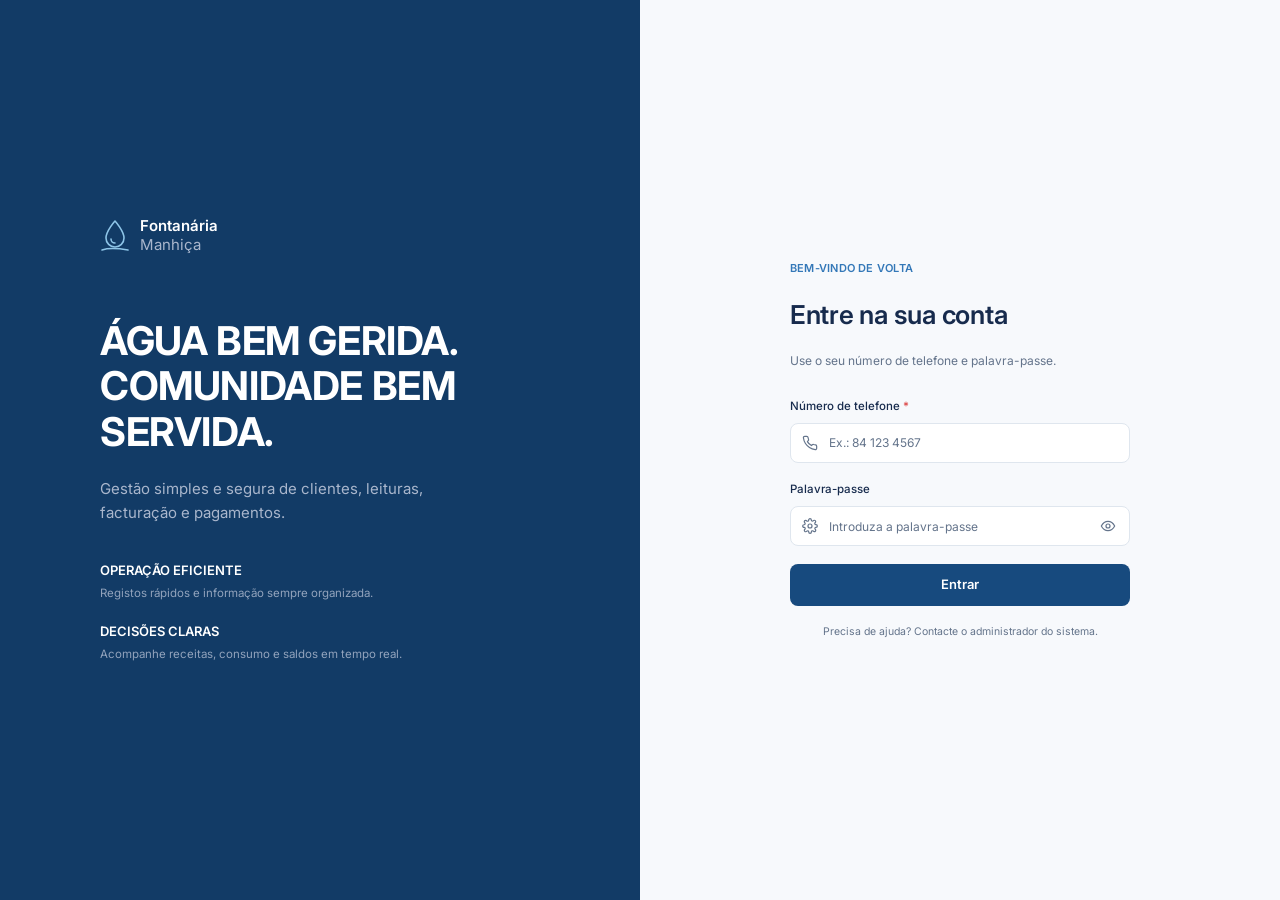
<file: frontend/index.html>
<!DOCTYPE html>
<html lang="pt">
<head>
    <meta charset="UTF-8">
    <meta name="viewport" content="width=device-width, initial-scale=1.0">
    <title>Fontanária Manhiça</title>
    <script>window.location.replace("login.html");</script>
</head>
<body>
    <p>A redireccionar para o <a href="login.html">login</a>…</p>
</body>
</html>
</file>
<file: frontend/css/global.css>
@import url("https://fonts.googleapis.com/css2?family=Inter:wght@400;500;600;700&display=swap");

:root {
  font-family: "Inter", Arial, sans-serif;
  color: #172b4d;
  background: #f7f9fc;
  font-synthesis: none;
  --navy: #123b66;
  --blue: #174a7e;
  --blue-2: #3478b8;
  --cyan: #ddf3fa;
  --bg: #f7f9fc;
  --surface: #ffffff;
  --text: #172b4d;
  --muted: #64748b;
  --border: #dfe6ee;
  --success: #16845b;
  --warning: #d97706;
  --error: #dc4545;
  --shadow: 0 1px 3px rgba(23, 43, 77, 0.07), 0 8px 24px rgba(23, 43, 77, 0.04);
}

/* Extras do tema original que o login e o dashboard ainda utilizam */
:root {
    --muted-on-dark: #a9b6cc;
    --radius: 8px;
}

*,
*::before,
*::after {
    box-sizing: border-box;
    margin: 0;
    padding: 0;
}

html {
    height: 100%;
}

body {
    min-height: 100%;
    color: var(--text);
    background: var(--bg);
    -webkit-font-smoothing: antialiased;
    line-height: 1.5;
}

a {
    color: inherit;
    text-decoration: none;
}

/* O atributo hidden do HTML tem de vencer qualquer display definido no CSS
   (ex.: o display:grid da sobreposição do modal). */
[hidden] {
    display: none !important;
}

button,
input {
    font: inherit;
    color: inherit;
}
</file>
<file: frontend/css/dashboard.css>
/* Variáveis específicas do dashboard (as de tema vêm do global.css) */
:root {
    --success-bg: #e3f4ea;
    --warning-bg: #fdeedd;
    --bar-light: #a9cadb;
    --sidebar-w: 216px;
}

body {
    background: var(--bg);
}

.icon {
    width: 16px;
    height: 16px;
    flex-shrink: 0;
    fill: none;
    stroke: currentColor;
    stroke-width: 1.8;
    stroke-linecap: round;
    stroke-linejoin: round;
}

/* ===== Estrutura ===== */
.app {
    display: grid;
    grid-template-columns: var(--sidebar-w) 1fr;
    min-height: 100vh;
}

/* ===== Barra lateral ===== */
.sidebar {
    position: sticky;
    top: 0;
    height: 100vh;
    display: flex;
    flex-direction: column;
    padding: 28px 14px 18px;
    background: var(--navy);
    color: var(--surface);
}

.sidebar .brand-logo {
    margin: 0 0 20px 12px;
}

.sidebar .brand-logo svg {
    width: 26px;
    height: 32px;
}

.sidebar hr {
    border: 0;
    border-top: 1px solid rgba(255, 255, 255, 0.1);
    margin-bottom: 16px;
}

.nav-section {
    margin: 22px 0 8px 12px;
    font-size: 9.5px;
    font-weight: 600;
    letter-spacing: 0.06em;
    text-transform: uppercase;
    color: var(--muted-on-dark);
    opacity: 0.8;
}

.nav-item {
    display: flex;
    align-items: center;
    gap: 12px;
    height: 36px;
    padding: 0 12px;
    margin-bottom: 4px;
    font-size: 13px;
    color: var(--muted-on-dark);
    border-radius: var(--radius);
    transition: background 0.15s, color 0.15s;
}

.nav-item:hover {
    background: rgba(255, 255, 255, 0.07);
    color: var(--surface);
}

.nav-item.active {
    background: var(--surface);
    color: var(--navy);
    font-weight: 600;
}

.nav-item .badge {
    margin-left: auto;
    padding: 2px 8px;
    font-size: 10px;
    font-weight: 600;
    color: var(--muted-on-dark);
    background: rgba(255, 255, 255, 0.12);
    border-radius: 999px;
}

.sidebar-footer {
    margin-top: auto;
    padding-top: 14px;
    border-top: 1px solid rgba(255, 255, 255, 0.1);
}

.sidebar-user {
    display: flex;
    align-items: center;
    gap: 10px;
    padding: 0 6px;
    margin-bottom: 14px;
}

.sidebar-user .user-info strong {
    display: block;
    font-size: 12px;
    font-weight: 600;
}

.sidebar-user .user-info span {
    font-size: 11px;
    color: var(--muted-on-dark);
}

.sidebar-user .icon {
    margin-left: auto;
    color: var(--muted-on-dark);
}

.avatar {
    display: grid;
    place-items: center;
    width: 32px;
    height: 32px;
    flex-shrink: 0;
    font-size: 11px;
    font-weight: 600;
    color: var(--navy);
    background: #dfe7f2;
    border-radius: 50%;
}

/* ===== Área principal ===== */
.main {
    min-width: 0;
}

.topbar {
    display: flex;
    align-items: center;
    justify-content: space-between;
    gap: 16px;
    padding: 16px 26px;
    background: var(--surface);
    border-bottom: 1px solid var(--border);
}

.breadcrumb {
    font-size: 11px;
    color: var(--muted);
}

.breadcrumb span {
    margin: 0 6px;
}

.topbar h1 {
    font-size: 19px;
    font-weight: 500;
    color: var(--text);
}

.topbar-right {
    display: flex;
    align-items: center;
    gap: 18px;
}

.topbar-date {
    display: flex;
    align-items: center;
    gap: 8px;
    padding-right: 18px;
    font-size: 11px;
    color: var(--muted);
    border-right: 1px solid var(--border);
}

.bell {
    position: relative;
    display: grid;
    place-items: center;
    background: none;
    border: 0;
    color: var(--muted);
    cursor: pointer;
}

.bell::after {
    content: "";
    position: absolute;
    top: -1px;
    right: -1px;
    width: 6px;
    height: 6px;
    background: var(--error);
    border-radius: 50%;
}

.topbar-user {
    display: flex;
    align-items: center;
    gap: 10px;
}

.topbar-user .user-info strong {
    display: block;
    font-size: 12px;
    font-weight: 600;
    line-height: 1.3;
}

.topbar-user .user-info span {
    font-size: 10.5px;
    color: var(--muted);
}

.topbar-user .icon {
    color: var(--muted);
    margin-left: 6px;
}

.content {
    padding: 26px;
}

/* ===== Saudação ===== */
.page-head {
    display: flex;
    align-items: flex-start;
    justify-content: space-between;
    gap: 16px;
    margin-bottom: 16px;
}

.page-head h2 {
    font-size: 21px;
    font-weight: 500;
    color: var(--text);
}

.page-head p {
    font-size: 12px;
    color: var(--muted);
    margin-top: 2px;
}

.actions {
    display: flex;
    gap: 10px;
}

.btn {
    display: inline-flex;
    align-items: center;
    gap: 8px;
    height: 36px;
    padding: 0 16px;
    font-size: 12px;
    font-weight: 600;
    border-radius: var(--radius);
    border: 1px solid var(--border);
    background: var(--surface);
    color: var(--text);
    cursor: pointer;
    transition: background 0.15s;
}

.btn:hover {
    background: #f1f4f9;
}

.btn-primary {
    background: var(--blue);
    border-color: var(--blue);
    color: var(--surface);
}

.btn-primary:hover {
    background: var(--navy);
}

/* ===== Alerta ===== */
.alert {
    display: flex;
    align-items: center;
    gap: 10px;
    padding: 10px 14px;
    margin-bottom: 18px;
    font-size: 11px;
    color: #31596b;
    background: #eaf6f9;
    border: 1px solid #c9e6ee;
    border-radius: var(--radius);
}

.alert .icon {
    color: #4c9db5;
}

.alert-close {
    margin-left: auto;
    display: grid;
    place-items: center;
    background: none;
    border: 0;
    color: var(--muted);
    cursor: pointer;
}

/* ===== Cartões ===== */
.card {
    background: var(--surface);
    border: 1px solid var(--border);
    border-radius: 10px;
    box-shadow: var(--shadow);
}

.stats {
    display: grid;
    grid-template-columns: repeat(4, 1fr);
    gap: 14px;
    margin-bottom: 18px;
}

.stat {
    position: relative;
    display: flex;
    gap: 14px;
    padding: 18px;
    transition: border-color 0.15s;
}

.stat:hover {
    border-color: #cfd8e6;
}

.stat-icon {
    display: grid;
    place-items: center;
    width: 36px;
    height: 36px;
    flex-shrink: 0;
    border-radius: 8px;
}

.stat-icon .icon {
    width: 18px;
    height: 18px;
}

.tone-blue   { background: #e8eff8; color: var(--blue); }
.tone-teal   { background: #e4f1f5; color: #3d8ba3; }
.tone-green  { background: #e5f3ec; color: var(--success); }
.tone-orange { background: #fdf1e0; color: var(--warning); }

.stat-label {
    font-size: 10.5px;
    color: var(--muted);
}

.stat-value {
    font-size: 21px;
    font-weight: 600;
    color: var(--text);
    margin: 4px 0 6px;
    white-space: nowrap;
}

.stat-note {
    font-size: 10px;
    font-weight: 500;
    color: var(--success);
}

.stat-note.warn {
    color: var(--warning);
}

.stat-arrow {
    position: absolute;
    top: 14px;
    right: 14px;
    width: 14px;
    height: 14px;
    color: var(--muted);
}

/* ===== Receita + Atenção ===== */
.grid-2 {
    display: grid;
    grid-template-columns: 1.75fr 1fr;
    gap: 14px;
    margin-bottom: 18px;
    align-items: start;
}

.card-pad {
    padding: 20px;
}

.card-title {
    font-size: 13px;
    font-weight: 500;
    color: var(--text);
}

.card-sub {
    font-size: 10.5px;
    color: var(--muted);
    margin-top: 4px;
}

.chart-head {
    display: flex;
    justify-content: space-between;
    align-items: flex-start;
}

.select {
    display: flex;
    align-items: center;
    justify-content: space-between;
    gap: 24px;
    height: 34px;
    padding: 0 12px;
    font-size: 11px;
    color: var(--text);
    background: var(--surface);
    border: 1px solid var(--border);
    border-radius: var(--radius);
    cursor: pointer;
}

.select .icon {
    width: 12px;
    height: 12px;
    color: var(--muted);
}

.chart-total {
    display: flex;
    align-items: baseline;
    gap: 12px;
    margin: 10px 0 22px;
}

.chart-total strong {
    font-size: 21px;
    font-weight: 600;
}

.chart-total span {
    font-size: 10px;
    font-weight: 500;
    color: var(--success);
}

.bars {
    position: relative;
    display: grid;
    grid-template-columns: repeat(6, 1fr);
    align-items: end;
    gap: 0 28px;
    height: 150px;
    padding: 0 8px;
    background-image: linear-gradient(to bottom, var(--border) 1px, transparent 1px);
    background-size: 100% 25%;
    background-position: 0 0;
    border-bottom: 1px solid var(--border);
}

.bar-col {
    position: relative;
    display: flex;
    flex-direction: column;
    align-items: center;
    justify-content: flex-end;
    height: 100%;
}

.bar-col .bar {
    width: 100%;
    max-width: 30px;
    background: var(--bar-light);
    border-radius: 3px 3px 0 0;
    transition: opacity 0.15s;
}

.bar-col.current .bar {
    background: var(--blue);
}

.bar-col:hover .bar {
    opacity: 0.85;
}

.bar-col .bar-value {
    margin-bottom: 4px;
    font-size: 9.5px;
    color: var(--muted);
}

.bar-labels {
    display: grid;
    grid-template-columns: repeat(6, 1fr);
    gap: 0 28px;
    padding: 6px 8px 0;
    text-align: center;
    font-size: 9.5px;
    color: var(--muted);
}

/* Atenção necessária */
.attention-head {
    display: flex;
    justify-content: space-between;
    align-items: flex-start;
    margin-bottom: 8px;
}

.count-pill {
    padding: 2px 8px;
    font-size: 9.5px;
    font-weight: 600;
    color: var(--warning);
    background: var(--warning-bg);
    border-radius: 999px;
}

.attention-item {
    display: flex;
    align-items: center;
    gap: 12px;
    padding: 12px 0;
    border-bottom: 1px solid var(--border);
    transition: background 0.15s;
}

.attention-item .stat-icon {
    width: 32px;
    height: 32px;
}

.attention-item strong {
    display: block;
    font-size: 10.5px;
    font-weight: 600;
}

.attention-item span {
    font-size: 9.5px;
    color: var(--muted);
}

.attention-item > .icon {
    margin-left: auto;
    width: 14px;
    height: 14px;
    color: var(--muted);
}

.tone-gray { background: #eef1f6; color: #7c8798; }

.link-center {
    display: flex;
    justify-content: center;
    align-items: center;
    gap: 4px;
    margin-top: 16px;
    font-size: 11px;
    font-weight: 600;
    color: var(--navy);
}

.link-center:hover,
.link-right:hover {
    text-decoration: underline;
}

.link-right {
    display: inline-flex;
    align-items: center;
    gap: 4px;
    font-size: 11px;
    font-weight: 600;
    color: var(--navy);
}

.link-right .icon,
.link-center .icon {
    width: 12px;
    height: 12px;
}

/* ===== Tabela ===== */
.table-head {
    display: flex;
    justify-content: space-between;
    align-items: flex-start;
    margin-bottom: 18px;
}

.table-wrap {
    overflow-x: auto;
}

table {
    width: 100%;
    min-width: 720px;
    border-collapse: collapse;
}

thead th {
    padding: 10px 0;
    text-align: left;
    font-size: 10px;
    font-weight: 400;
    color: var(--muted);
    border-bottom: 1px solid var(--border);
}

tbody td {
    padding: 12px 0;
    font-size: 11px;
    color: var(--text);
    border-bottom: 1px solid var(--border);
}

tbody tr:last-child td {
    border-bottom: 0;
}

tbody tr:hover td {
    background: #fafbfd;
}

td .client {
    display: block;
    font-weight: 600;
    font-size: 11px;
}

td .ref {
    font-size: 9px;
    color: var(--muted);
}

td.money-in {
    font-weight: 500;
    color: var(--success);
}

.pill {
    display: inline-flex;
    align-items: center;
    gap: 4px;
    padding: 2px 8px;
    font-size: 9.5px;
    font-weight: 500;
    border-radius: 999px;
}

.pill::before {
    content: "";
    width: 4px;
    height: 4px;
    background: currentColor;
    border-radius: 50%;
}

.pill-green  { color: var(--success);  background: var(--success-bg); }
.pill-orange { color: var(--warning); background: var(--warning-bg); }

/* ===== Responsivo ===== */
@media (max-width: 1100px) {
    .stats { grid-template-columns: repeat(2, 1fr); }
    .grid-2 { grid-template-columns: 1fr; }
}

@media (max-width: 860px) {
    .app { grid-template-columns: 1fr; }

    .sidebar {
        position: static;
        height: auto;
    }

    .topbar-date,
    .topbar-user .user-info { display: none; }

    .page-head { flex-direction: column; }
}

@media (max-width: 560px) {
    .stats { grid-template-columns: 1fr; }
    .content { padding: 16px; }
    .bars, .bar-labels { gap: 0 10px; }
}
</file>
<file: frontend/css/login.css>
/* ===== Layout principal: ecrã dividido ===== */
.login-container {
    display: grid;
    grid-template-columns: 1fr 1fr;
    min-height: 100vh;
}

/* ===== Painel da marca (esquerda) ===== */
.login-brand {
    position: relative;
    overflow: hidden;
    background: var(--navy);
    color: var(--surface);
    display: flex;
    flex-direction: column;
    justify-content: center;
    padding: 64px clamp(32px, 8vw, 100px);
}

/* Gota decorativa de fundo 
.login-brand::before {
    content: "";
    position: absolute;
    left: 38%;
    top: 50%;
    width: 560px;
    height: 560px;
    background: rgba(255, 255, 255, 0.035);
    border-radius: 0 50% 50% 50%;
    transform: translate(-50%, -42%) rotate(-45deg);
    pointer-events: none;
}*/

.login-brand > * {
    position: relative;
    z-index: 1;
}

/* Logótipo */
.brand-logo {
    display: flex;
    align-items: center;
    gap: 10px;
    margin-bottom: 64px;
}

.brand-logo svg {
    width: 30px;
    height: 36px;
    flex-shrink: 0;
}

.brand-logo__name {
    display: flex;
    flex-direction: column;
    line-height: 1.25;
    font-size: 15px;
}

.brand-logo__name strong {
    font-weight: 600;
}

.brand-logo__name span {
    font-weight: 400;
    color: var(--muted-on-dark);
}

.login-brand h1 {
    font-size: clamp(30px, 3.1vw, 40px);
    font-weight: 700;
    line-height: 1.15;
    letter-spacing: -0.01em;
    margin-bottom: 22px;
    text-transform: uppercase;
}

.login-brand .brand-intro {
    max-width: 400px;
    font-size: 15px;
    line-height: 1.6;
    color: var(--muted-on-dark);
    margin-bottom: 36px;
}

.login-brand h4 {
    font-size: 13px;
    font-weight: 600;
    margin-bottom: 4px;
    text-transform: uppercase;
}

.login-brand .brand-point {
    font-size: 11.5px;
    color: var(--muted-on-dark);
    opacity: 0.85;
    margin-bottom: 20px;
}

/* ===== Painel do formulário (direita) ===== */
.login-form {
    display: flex;
    align-items: center;
    justify-content: center;
    padding: 48px 24px;
    background: var(--bg);
}

.login-form form {
    width: 100%;
    max-width: 340px;
}

.login-form .eyebrow {
    font-size: 11px;
    font-weight: 600;
    text-transform: uppercase;
    letter-spacing: 0.02em;
    color: var(--blue-2);
    margin-bottom: 18px;
}

.login-form h2 {
    font-size: 26px;
    font-weight: 600;
    letter-spacing: -0.01em;
    color: var(--text);
    margin-bottom: 18px;
}

.login-form .form-hint {
    font-size: 12px;
    color: var(--muted);
    margin-bottom: 28px;
}

/* Campos */
.field {
    margin-bottom: 18px;
}

.field label {
    display: block;
    font-size: 11.5px;
    font-weight: 500;
    color: var(--text);
    margin-bottom: 8px;
}

.field label .required {
    color: var(--error);
}

.input-wrap {
    position: relative;
    display: flex;
    align-items: center;
}

.input-wrap > svg {
    position: absolute;
    left: 12px;
    width: 16px;
    height: 16px;
    color: var(--muted);
    pointer-events: none;
}

.input-wrap input {
    width: 100%;
    height: 40px;
    padding: 0 40px 0 38px;
    font-size: 12px;
    background: var(--surface);
    border: 1px solid var(--border);
    border-radius: var(--radius);
    outline: none;
    transition: border-color 0.15s, box-shadow 0.15s;
}

.input-wrap input::placeholder {
    color: var(--muted);
}

.input-wrap input:focus {
    border-color: var(--blue-2);
    box-shadow: 0 0 0 3px rgba(74, 122, 181, 0.15);
}

.toggle-password {
    position: absolute;
    right: 8px;
    display: grid;
    place-items: center;
    width: 28px;
    height: 28px;
    background: none;
    border: 0;
    border-radius: 6px;
    color: var(--muted);
    cursor: pointer;
}

.toggle-password:hover {
    color: var(--text);
}

.toggle-password:focus-visible {
    outline: 2px solid var(--blue-2);
}

.toggle-password svg {
    width: 16px;
    height: 16px;
}

/* Link esqueceu palavra-passe */
.forgot-link {
    display: block;
    text-align: right;
    font-size: 11px;
    font-weight: 600;
    color: var(--navy);
    margin: -2px 0 22px;
}

.forgot-link:hover {
    text-decoration: underline;
}

/* Botão */
.login-form button[type="submit"] {
    width: 100%;
    height: 42px;
    font-size: 13px;
    font-weight: 600;
    color: var(--surface);
    background: var(--blue);
    border: 0;
    border-radius: var(--radius);
    cursor: pointer;
    transition: background 0.15s;
}

.login-form button[type="submit"]:hover {
    background: var(--navy);
}

.login-form button[type="submit"]:focus-visible {
    outline: 3px solid rgba(74, 122, 181, 0.4);
    outline-offset: 2px;
}

.help-text {
    margin-top: 18px;
    text-align: center;
    font-size: 10.5px;
    color: var(--muted);
}

/* ===== Responsivo ===== */
@media (max-width: 900px) {
    .login-container {
        grid-template-columns: 1fr;
    }

    .login-brand {
        padding: 40px 28px;
    }

    .brand-logo {
        margin-bottom: 32px;
    }

    .login-brand::before {
        width: 380px;
        height: 380px;
        left: 70%;
    }
}

@media (max-width: 560px) {
    .login-brand .brand-point,
    .login-brand h4 {
        display: none;
    }

    .login-brand .brand-intro {
        margin-bottom: 0;
    }
}

/* ===== Mensagens do formulário ===== */
.form-error,
.form-success {
    margin: -12px 0 18px;
    padding: 10px 12px;
    font-size: 11.5px;
    border-radius: var(--radius);
}

.form-error {
    color: #9b2c2c;
    background: #fdecec;
    border: 1px solid #f6caca;
}

.form-success {
    color: #276749;
    background: #e3f4ea;
    border: 1px solid #bfe3cd;
}
</file>
<file: frontend/css/clientes.css>
/* ===== Página de clientes =====
   Os estilos partilhados (barra de ferramentas, tabela, modal, estado vazio)
   passaram para componentes.css, que esta folha importa. */
@import url("componentes.css");
</file>
<file: frontend/css/componentes.css>
/* ===== Componentes partilhados das páginas internas =====
   Barra de ferramentas, tabela, botões de linha, estado vazio, modal,
   separadores (tabs) e pílulas extras. Importado por clientes.css e usado
   pelas páginas de leituras, facturas, pagamentos e definições. */

/* Barra de pesquisa + filtro (dentro de .table-head) */
.toolbar {
    display: flex;
    align-items: center;
    gap: 10px;
    flex-wrap: wrap;
    width: min(480px, 100%);
}

.toolbar-search {
    position: relative;
    display: flex;
    align-items: center;
    flex: 1;
    min-width: 200px;
}

.toolbar-search .icon {
    position: absolute;
    left: 11px;
    width: 14px;
    height: 14px;
    color: var(--muted);
    pointer-events: none;
}

.toolbar-search input {
    width: 100%;
    height: 34px;
    padding: 0 12px 0 32px;
    font-size: 11.5px;
    background: var(--surface);
    border: 1px solid var(--border);
    border-radius: var(--radius);
    outline: none;
    transition: border-color 0.15s, box-shadow 0.15s;
}

.toolbar-search input::placeholder {
    color: var(--muted);
}

.toolbar-search input:focus {
    border-color: var(--blue-2);
    box-shadow: 0 0 0 3px rgba(74, 122, 181, 0.15);
}

.toolbar-filtro {
    height: 34px;
    padding: 0 10px;
    font-size: 11.5px;
    color: var(--text);
    background: var(--surface);
    border: 1px solid var(--border);
    border-radius: var(--radius);
    outline: none;
    cursor: pointer;
}

.toolbar-filtro:focus {
    border-color: var(--blue-2);
}

/* Acções de cada linha (editar / eliminar / pagar) */
.row-actions {
    display: flex;
    justify-content: flex-end;
    gap: 6px;
}

.icon-btn {
    display: grid;
    place-items: center;
    width: 28px;
    height: 28px;
    background: var(--surface);
    border: 1px solid var(--border);
    border-radius: 6px;
    color: var(--muted);
    cursor: pointer;
    transition: background 0.15s, color 0.15s, border-color 0.15s;
}

.icon-btn:hover {
    background: #f1f4f9;
    color: var(--text);
}

.icon-btn.danger:hover {
    background: #fdecec;
    border-color: #f6caca;
    color: var(--error);
}

/* Estado vazio (sem registos ou sem resultados) */
.empty-state {
    padding: 40px 0 26px;
    text-align: center;
    color: var(--muted);
}

.empty-state .stat-icon {
    margin: 0 auto 12px;
}

.empty-state strong {
    display: block;
    font-size: 12.5px;
    font-weight: 600;
    color: var(--text);
}

.empty-state p {
    font-size: 11px;
    margin-top: 4px;
}

.lista-total {
    margin-top: 14px;
}

/* ===== Modal de registo/edição ===== */
/* O display:grid de baixo tem de perder para o atributo [hidden] do HTML
   (sem esta regra, o modal ficaria sempre visível, mesmo com hidden). */
.modal-overlay[hidden] {
    display: none;
}

.modal-overlay {
    position: fixed;
    inset: 0;
    z-index: 50;
    display: grid;
    place-items: center;
    padding: 20px;
    background: rgba(18, 59, 102, 0.45);
}

.modal {
    width: min(520px, 100%);
    max-height: 92vh;
    overflow-y: auto;
    padding: 22px;
    background: var(--surface);
    border-radius: 12px;
    box-shadow: 0 20px 50px rgba(23, 43, 77, 0.28);
}

.modal-head {
    display: flex;
    align-items: flex-start;
    justify-content: space-between;
    gap: 12px;
    margin-bottom: 18px;
}

.modal-head h3 {
    font-size: 15px;
    font-weight: 600;
    color: var(--text);
}

.modal .field {
    margin-bottom: 14px;
}

.modal .field input,
.modal .field select {
    width: 100%;
    height: 38px;
    padding: 0 12px;
    font-size: 12px;
    background: var(--surface);
    border: 1px solid var(--border);
    border-radius: var(--radius);
    outline: none;
    transition: border-color 0.15s, box-shadow 0.15s;
}

.modal .field input::placeholder {
    color: var(--muted);
}

.modal .field input:focus,
.modal .field select:focus {
    border-color: var(--blue-2);
    box-shadow: 0 0 0 3px rgba(74, 122, 181, 0.15);
}

/* Grelha: 2 colunas no ecrã largo, 1 no estreito */
.form-grid {
    display: grid;
    grid-template-columns: 1fr 1fr;
    gap: 0 14px;
}

.form-grid .full {
    grid-column: 1 / -1;
}

.modal-foot {
    display: flex;
    justify-content: flex-end;
    gap: 10px;
    margin-top: 8px;
}

.modal .form-error,
.modal .form-success {
    margin: 0 0 14px;
}

/* Linhas de detalhe (factura aberta num modal) */
.detalhe-lista {
    margin: 0 0 14px;
    border: 1px solid var(--border);
    border-radius: var(--radius);
    overflow: hidden;
}

.detalhe-lista div {
    display: flex;
    justify-content: space-between;
    gap: 12px;
    padding: 9px 12px;
    font-size: 11.5px;
    border-bottom: 1px solid var(--border);
}

.detalhe-lista div:last-child {
    border-bottom: 0;
}

.detalhe-lista dt,
.detalhe-lista span.rotulo {
    color: var(--muted);
}

.detalhe-lista dd,
.detalhe-lista strong.valor {
    font-weight: 600;
    text-align: right;
}

/* ===== Separadores (tabs) das Definições ===== */
.tabs {
    display: flex;
    gap: 4px;
    margin-bottom: 18px;
    border-bottom: 1px solid var(--border);
}

.tab {
    padding: 8px 14px;
    font-size: 12px;
    font-weight: 600;
    color: var(--muted);
    background: none;
    border: 0;
    border-bottom: 2px solid transparent;
    cursor: pointer;
    transition: color 0.15s, border-color 0.15s;
}

.tab:hover {
    color: var(--text);
}

.tab.active {
    color: var(--navy);
    border-bottom-color: var(--navy);
}

/* ===== Pílulas de estado extras ===== */
.pill-red {
    color: var(--error);
    background: #fdecec;
}

.pill-gray {
    color: #64748b;
    background: #eef1f6;
}

/* Valor em dívida destacado na tabela de facturas */
.saldo-devendo {
    font-weight: 600;
    color: var(--warning);
}

/* Barras horizontais dos relatórios */
.barras-h {
    display: grid;
    gap: 10px;
    margin-top: 6px;
}

.barra-h {
    display: grid;
    grid-template-columns: 110px 1fr auto;
    align-items: center;
    gap: 10px;
    font-size: 11px;
}

.barra-h .trilho {
    height: 8px;
    background: #eef2f7;
    border-radius: 999px;
    overflow: hidden;
}

.barra-h .preenchimento {
    height: 100%;
    background: var(--blue-2);
    border-radius: 999px;
}

.barra-h .rotulo-valor {
    font-weight: 600;
    white-space: nowrap;
}

/* ===== Responsivo ===== */
@media (max-width: 560px) {
    .toolbar {
        width: 100%;
    }

    .form-grid {
        grid-template-columns: 1fr;
    }

    .modal-foot .btn {
        flex: 1;
        justify-content: center;
    }

    .barra-h {
        grid-template-columns: 90px 1fr auto;
    }
}
</file>
